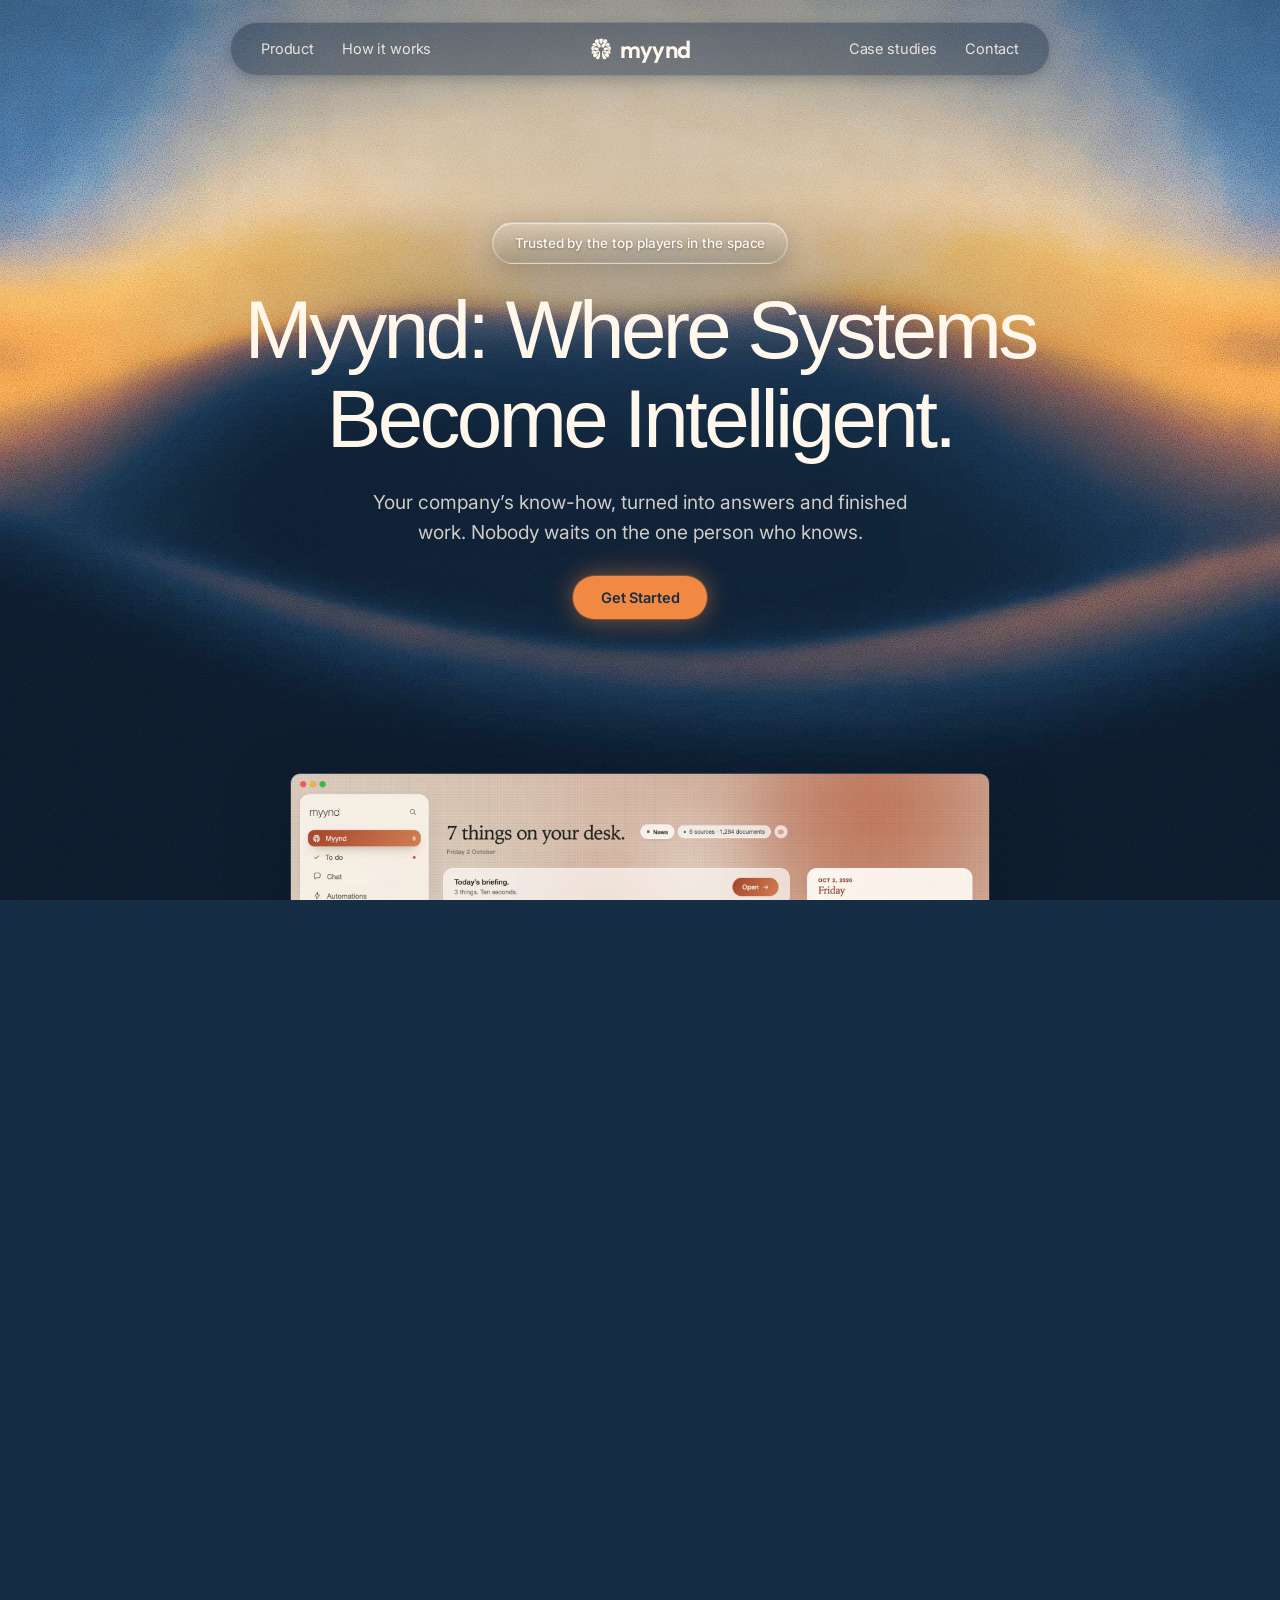
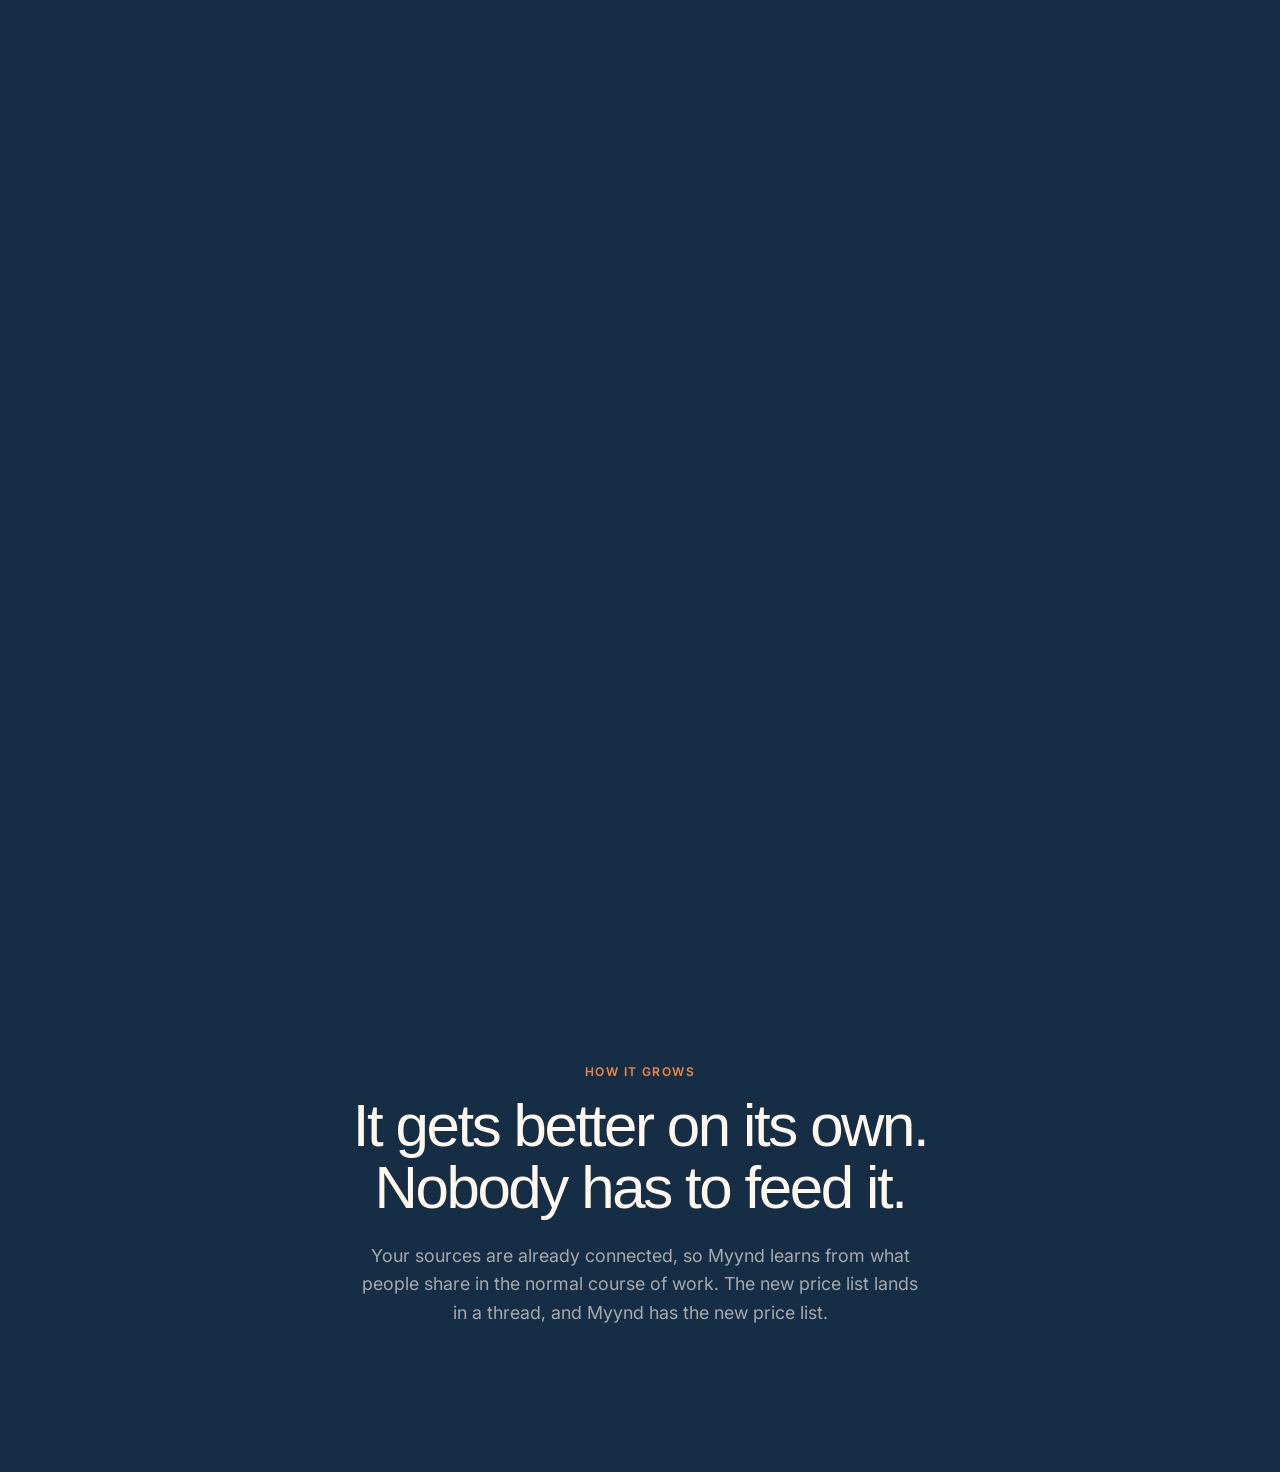
<file: index.html>
<!doctype html>
<html lang="en">
  <head>
    <meta charset="UTF-8" />
    <meta name="viewport" content="width=device-width, initial-scale=1.0, viewport-fit=cover" />
    <title>Myynd: Where Systems Become Intelligent</title>
    <link rel="icon" href="assets/myynd-mark-navy.svg" type="image/svg+xml" />

    <link rel="preconnect" href="https://fonts.googleapis.com" />
    <link rel="preconnect" href="https://fonts.gstatic.com" crossorigin />
    <link
      href="https://fonts.googleapis.com/css2?family=Inter:wght@400;500;600;750&family=Outfit:wght@500;600&display=swap"
      rel="stylesheet"
    />
    <link rel="stylesheet" href="styles.css?v=glass2" />
  </head>
  <body>
    <div class="stage">
    <div class="stage-sticky">
    <div class="bg" aria-hidden="true">
      <video class="bg-video" autoplay muted loop playsinline poster="assets/bg-blue-orange-poster.jpg?v=warm">
        <source src="assets/bg-blue-orange.mp4?v=warm" type="video/mp4" />
      </video>
    </div>

    <div class="page">
      <header class="header">
        <div class="bar">
          <nav class="bar-links" aria-label="Primary">
            <a href="#">Product</a>
            <a href="#">How it works</a>
          </nav>

          <a href="#" class="brand" aria-label="Myynd home">
            <img src="assets/myynd-mark-ivory.svg" alt="" width="22" height="22" />
            <span class="brand-word">myynd</span>
          </a>

          <nav class="bar-links bar-links-right" aria-label="Company">
            <a href="#">Case studies</a>
            <a href="#">Contact</a>
          </nav>
        </div>

        <button
          class="dots"
          type="button"
          aria-label="Open menu"
          aria-expanded="false"
          aria-controls="mobile-menu"
        >
          <span></span><span></span><span></span>
          <span></span><span></span><span></span>
          <span></span><span></span><span></span>
        </button>
      </header>

      <div class="menu-overlay" hidden></div>
      <nav class="mobile-menu" id="mobile-menu" aria-label="Mobile" hidden>
        <a href="#" class="m-link" style="--i: 0">Product</a>
        <a href="#" class="m-link" style="--i: 1">How it works</a>
        <a href="#" class="m-link" style="--i: 2">Case studies</a>
        <a href="#" class="m-link" style="--i: 3">Contact</a>
      </nav>

      <main class="hero">
        <div class="trust anim" style="--d: 0.05s">
          <span class="trust-pill">Trusted by the top players in the space</span>
        </div>

        <h1 class="headline anim">
          <span class="line l1">Myynd: Where Systems</span>
          <span class="line l2">Become Intelligent.</span>
        </h1>

        <p class="subhead anim" style="--d: 0.28s">
          Your company’s know-how, turned into answers and finished work.
          Nobody waits on the one person who knows.
        </p>

        <a href="#" class="cta anim anim-pulse" style="--d: 0.4s">Get Started</a>
      </main>

    </div>

    <div class="showcase">
      <figure class="showcase-card">
        <img src="assets/app-home.webp" width="2880" height="1800" alt="The Myynd desk: invoices filed, replies drafted and incoming documents sorted, waiting for review" />
      </figure>
    </div>
    </div>
    </div>

    <section class="next">
      <div class="next-inner">
        <p class="next-eyebrow">How it grows</p>
        <h2 class="next-title">It gets better on its own.<br />Nobody has to feed it.</h2>
        <p class="next-copy">
          Your sources are already connected, so Myynd learns from what people
          share in the normal course of work. The new price list lands in a
          thread, and Myynd has the new price list.
        </p>
      </div>
    </section>

    <script src="main.js?v=glass2"></script>
  </body>
</html>
</file>
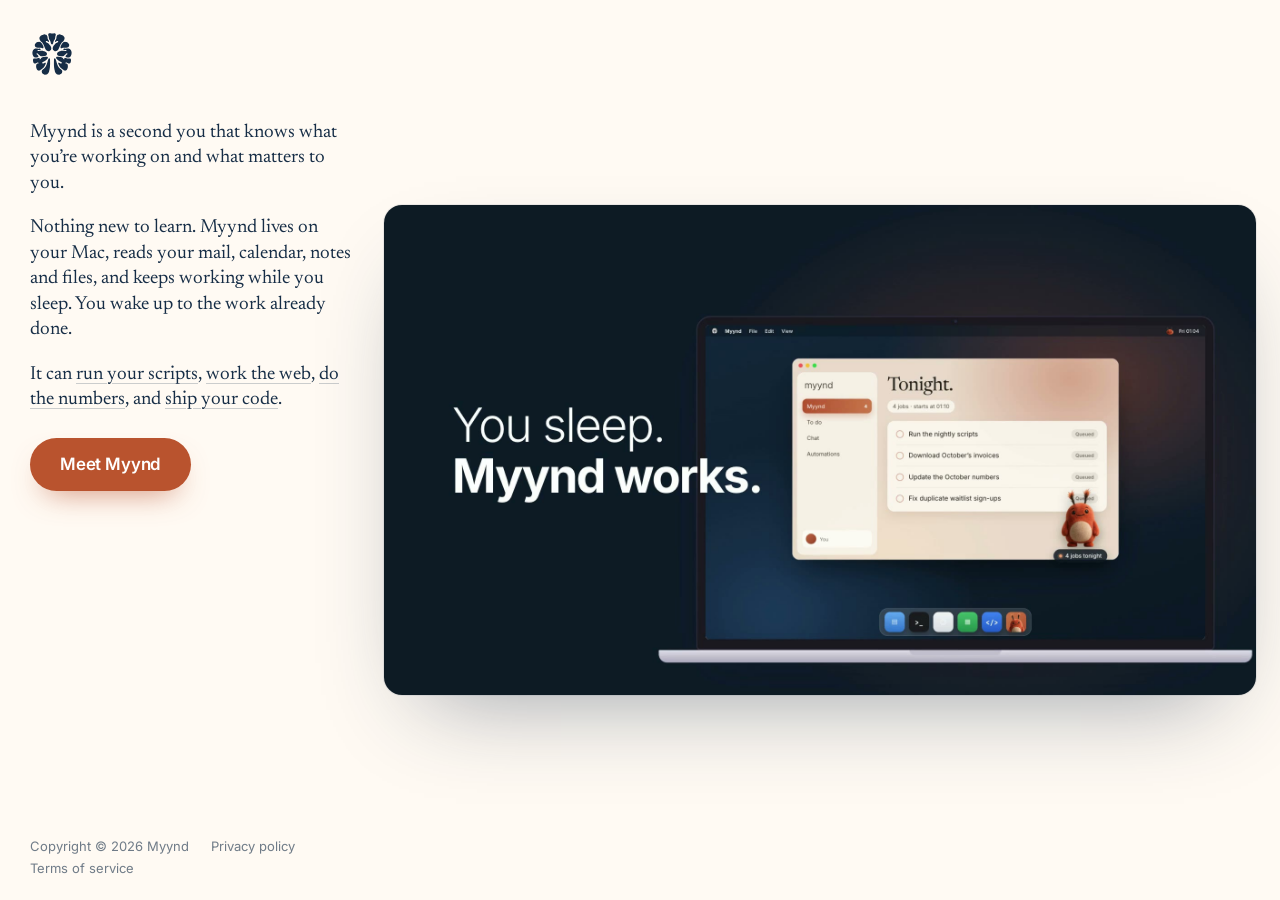
<file: simple/index.html>
<!doctype html>
<html lang="en">
  <head>
    <meta charset="UTF-8" />
    <meta name="viewport" content="width=device-width, initial-scale=1.0, viewport-fit=cover" />
    <title>Myynd</title>
    <meta name="description" content="Myynd is a second you that knows what you’re working on and what matters to you." />
    <link rel="icon" href="../assets/myynd-mark-navy.svg" type="image/svg+xml" />

    <link rel="preconnect" href="https://fonts.googleapis.com" />
    <link rel="preconnect" href="https://fonts.gstatic.com" crossorigin />
    <link
      href="https://fonts.googleapis.com/css2?family=Inter:wght@400;500;600&family=Newsreader:opsz,wght@6..72,400;6..72,500&display=swap"
      rel="stylesheet"
    />
    <link rel="stylesheet" href="simple.css" />
  </head>
  <body>
    <div class="layout">
      <main class="copy">
        <a href="./" class="mark" aria-label="Myynd home">
          <img src="../assets/myynd-mark-navy.svg" alt="" width="44" height="44" class="mark-light" />
          <img src="../assets/myynd-mark-ivory.svg" alt="" width="44" height="44" class="mark-dark" />
        </a>

        <div class="text">
          <p>
            Myynd is a second you that knows what you’re working on and what
            matters to you.
          </p>

          <p>
            Nothing new to learn. Myynd lives on your Mac, reads your mail,
            calendar, notes and files, and keeps working while you sleep. You
            wake up to the work already done.
          </p>

          <p>
            It can
            <a href="#film" class="task" data-at="3">run your scripts</a>,
            <a href="#film" class="task" data-at="6.5">work the web</a>,
            <a href="#film" class="task" data-at="10">do the numbers</a>,
            and <a href="#film" class="task" data-at="13.5">ship your code</a>.
          </p>

          <button type="button" class="cta" data-open-waitlist>Meet Myynd</button>
        </div>

        <footer class="foot">
          <span>Copyright © 2026 Myynd</span>
          <a href="#">Privacy policy</a>
          <a href="#">Terms of service</a>
        </footer>
      </main>

      <section class="stage" aria-label="Myynd in 20 seconds">
        <div class="frame">
          <video
            id="film"
            class="film"
            muted
            loop
            playsinline
            preload="auto"
            aria-label="At night, the Myynd mascot works a Mac on its own: it runs scripts in Terminal, downloads invoices from four websites, fills in a spreadsheet and fixes, tests and deploys code. In the morning it shows what it did while you slept."
          ></video>
        </div>
      </section>
    </div>

    <dialog class="wl" aria-labelledby="wl-title">
      <button type="button" class="wl-close" aria-label="Close">
        <svg width="16" height="16" viewBox="0 0 16 16" aria-hidden="true"><path d="m4 4 8 8m0-8-8 8" stroke="currentColor" stroke-width="1.6" stroke-linecap="round" /></svg>
      </button>

      <div class="buddy" aria-hidden="true">
        <span class="ha ha-1">ha</span>
        <span class="ha ha-2">haha</span>
        <span class="ha ha-3">ha!</span>
        <span class="ha ha-4">hehe</span>
        <div class="buddy-body">
          <img src="assets/mascot-laugh.png" alt="" class="pose pose-laugh" width="219" height="271" />
          <img src="assets/mascot-giggle.png" alt="" class="pose pose-giggle" width="172" height="293" />
        </div>
        <span class="buddy-shadow"></span>
      </div>

      <div class="wl-form-view">
        <h2 id="wl-title" class="wl-title">Get your second you.</h2>
        <p class="wl-sub">Join the waitlist. We’ll write when your Myynd is ready.</p>

        <form class="wl-form" novalidate>
          <label class="sr-only" for="wl-email">Email</label>
          <input id="wl-email" name="email" type="email" autocomplete="email" inputmode="email" placeholder="you@company.com" required />
          <button type="submit" class="wl-go">Join</button>
          <p class="wl-msg" role="status" aria-live="polite"></p>
        </form>
      </div>

      <div class="wl-done-view" hidden>
        <h2 class="wl-title">You’re in.</h2>
        <p class="wl-sub">He can’t stop laughing. We’ll write to <b class="wl-who"></b> when your Myynd is ready.</p>
        <button type="button" class="wl-ok">Back to the video</button>
      </div>
    </dialog>

    <script src="simple.js"></script>
  </body>
</html>
</file>
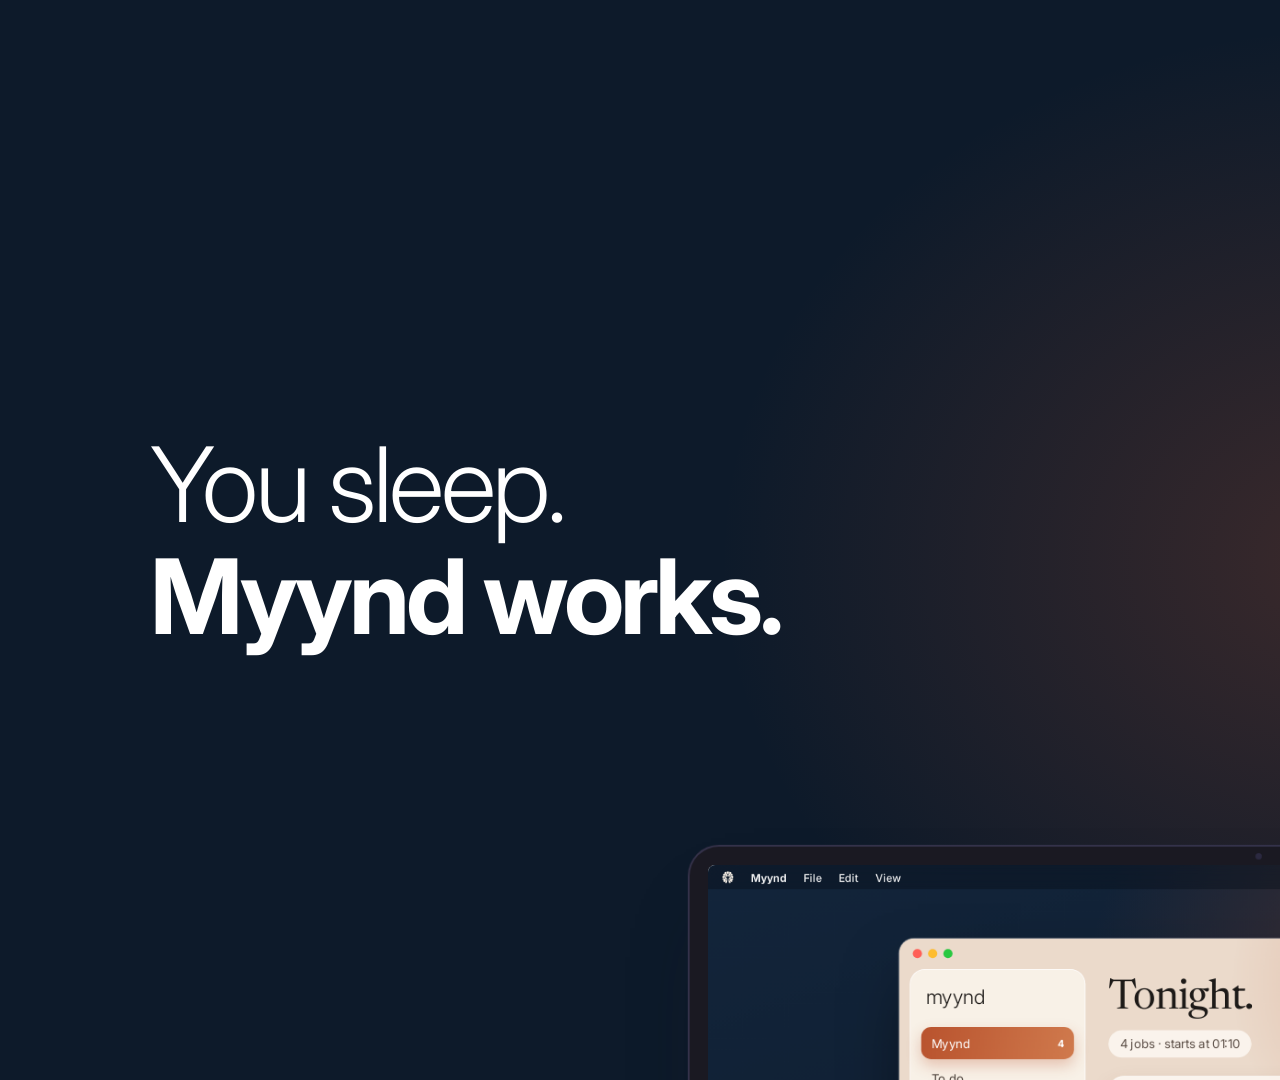
<file: launch-video/video.html>
<!doctype html>
<html lang="en">
<head>
<meta charset="utf-8">
<meta name="viewport" content="width=device-width, initial-scale=1">
<title>Launch Video</title>
<!-- The brand font is loaded by engine.js from VIDEO.brand.fontUrl in scenes.js. Product styles live in product.css. -->
<link rel="stylesheet" href="product.css">
<style>
/* ---------- video design system (brand values come from VIDEO.brand) ---------- */
:root{
  --stage:#F5F3EF; --night:#0F0E1C; --ink:#15131F; --muted:#5E5A73;
  --accent:#2251E8; --accent-dark:#9DB2FF; --callout:var(--accent);
  --font:'Lexend', system-ui, -apple-system, sans-serif;
}
*{box-sizing:border-box}
html, body{margin:0; height:100%; background:#000; overflow:hidden}
body{-webkit-font-smoothing:antialiased}
#stage{position:absolute; left:0; top:0; width:1920px; height:1080px; overflow:hidden; transform-origin:0 0; background:var(--stage); font-family:var(--font); color:var(--ink)}
.layer{position:absolute; inset:0}
.glow{position:absolute; inset:0; opacity:0}
#dark{position:absolute; inset:0; background:var(--night); opacity:0}
#darkglow{position:absolute; inset:0; opacity:.7}
#scrim{opacity:0; pointer-events:none}
/* paint order: background, devices, scrim, callouts, captions, touch. Rig z-indexes only order devices among themselves. */
#glows{z-index:0} #dark{z-index:0} #rigs{z-index:1} #scrim{z-index:2} #callouts{z-index:3} #caps{z-index:4} .tap{z-index:5}

/* ---------- captions: eyebrow (number + feature), headline revealed line by line, one line of detail ---------- */
.cap{position:absolute; display:flex; flex-direction:column; pointer-events:none; font-family:var(--font)}
[data-format="16x9"] .cap{left:150px; top:0; height:100%; width:660px; justify-content:center}
[data-format="9x16"] .cap{left:90px; right:90px; top:150px; justify-content:flex-start}
.eyebrow{display:flex; align-items:center; gap:14px; font-size:19px; font-weight:600; letter-spacing:.18em; text-transform:uppercase; color:var(--accent); margin-bottom:30px}
[data-format="9x16"] .eyebrow{font-size:24px; margin-bottom:34px}
.eyebrow .num{border:1.5px solid currentColor; border-radius:999px; padding:5px 12px 4px; letter-spacing:.06em; font-size:.9em}
.headline{font-size:84px; font-weight:300; letter-spacing:-.035em; line-height:1.08; color:var(--ink)}
[data-format="9x16"] .headline{font-size:96px}
.headline b{font-weight:700}
/* clip-path, not overflow:hidden: it hides the line below its box for the reveal without cutting long lines on the sides */
.headline .mask{display:block; clip-path:inset(-.1em -2000px -.2em -2000px)}
.headline .mask > span{display:block; white-space:nowrap}
.sub{font-size:28px; font-weight:400; line-height:1.45; color:var(--muted); margin:34px 0 0; max-width:580px}
[data-format="9x16"] .sub{font-size:34px; max-width:880px; margin-top:38px}
.cap.dark .eyebrow{color:var(--accent-dark)}
.cap.dark .headline{color:#FFFFFF}
.cap.dark .sub{color:rgba(255,255,255,.72)}
[data-format="16x9"] .cap.center{left:0; right:0; width:auto; top:92px; height:auto; align-items:center; text-align:center}
[data-format="9x16"] .cap.center{left:60px; right:60px; top:170px; align-items:center; text-align:center}

/* ---------- callouts and touches ---------- */
.callout{position:absolute; width:0; height:0; pointer-events:none}
.callout .dot{position:absolute; left:-8px; top:-8px; width:16px; height:16px; border-radius:50%; background:var(--callout); box-shadow:0 0 0 4px #FFFFFF, 0 6px 16px rgba(21,19,31,.25)}
.callout .line{position:absolute; background:var(--callout)}
.callout .lbl{position:absolute; background:#FFFFFF; color:#15131F; font-family:var(--font); font-size:23px; font-weight:500; padding:12px 20px; border-radius:999px; box-shadow:0 14px 34px -12px rgba(21,19,31,.35); white-space:nowrap}
[data-format="9x16"] .callout .lbl{font-size:26px}
.tap{position:absolute; width:58px; height:58px; margin:-29px 0 0 -29px; border-radius:50%; background:rgba(21,19,31,.16); border:2px solid rgba(255,255,255,.95); box-shadow:0 6px 18px rgba(21,19,31,.22); opacity:0; pointer-events:none}

/* ---------- rigs and devices (a rig is moved by its camera; the device inside is centered on the rig origin) ---------- */
.rig{position:absolute; left:0; top:0; width:0; height:0; transform-origin:0 0; will-change:transform}
.dev{position:absolute}
.dev .inner{position:absolute; left:0; top:0; overflow:hidden}

.dev.phone{width:430px; height:880px; left:-215px; top:-440px; border-radius:68px; background:#1A1922; padding:12px;
  box-shadow:0 0 0 1.5px #3B394D, inset 0 0 0 2px #2C2A3B, 0 60px 110px -40px rgba(21,19,31,.45), 0 30px 50px -30px rgba(21,19,31,.25)}
.dev.phone .scr{position:relative; width:406px; height:856px; border-radius:57px; overflow:hidden; background:#FFFFFF; color:#15131F}
.dev.phone .island{position:absolute; left:50%; top:12px; width:118px; height:34px; margin-left:-59px; border-radius:20px; background:#000; z-index:30}
.dev.phone .sbar{position:absolute; left:0; right:0; top:0; height:52px; display:flex; justify-content:space-between; align-items:center; padding:6px 34px 0 42px; font:600 16px -apple-system, system-ui, sans-serif; z-index:20}
.dev.phone .sbar .ic{display:flex; gap:6px; align-items:center}
.dev.phone .sbar svg{fill:currentColor}
.dev.phone .inner{top:52px; width:406px; height:804px}
.dev.phone .homeind{position:absolute; left:50%; bottom:8px; width:136px; height:5px; margin-left:-68px; border-radius:3px; background:#15131F; z-index:20}

.dev.laptop{width:1240px; left:-620px; top:-415px}
.dev.laptop .lid{position:relative; width:1240px; height:800px; border-radius:34px 34px 10px 10px; background:#1A1922; padding:22px 22px 26px; box-shadow:inset 0 0 0 2px #34324A, 0 50px 90px -40px rgba(21,19,31,.45)}
.dev.laptop .cam{position:absolute; left:50%; top:9px; width:7px; height:7px; margin-left:-3.5px; border-radius:50%; background:#2B2940}
.dev.laptop .mscr{position:relative; width:1196px; height:752px; overflow:hidden; border-radius:8px; background:#FFFFFF}
.dev.laptop .inner{width:1440px; height:906px; transform:scale(.8306); transform-origin:0 0; background:#FFFFFF}
.dev.laptop .base{position:relative; width:1420px; height:30px; margin-left:-90px; border-radius:2px 2px 20px 20px; background:linear-gradient(#E1DFEA, #ABA8BE); box-shadow:0 40px 60px -30px rgba(21,19,31,.45)}
.dev.laptop .base::before{content:""; position:absolute; left:50%; top:0; width:220px; height:12px; margin-left:-110px; border-radius:0 0 14px 14px; background:#C3C0D2}

.dev.browser{width:1320px; height:860px; left:-660px; top:-430px; border-radius:16px; background:#FFFFFF; overflow:hidden;
  box-shadow:0 0 0 1px rgba(21,19,31,.08), 0 60px 110px -40px rgba(21,19,31,.4), 0 30px 50px -30px rgba(21,19,31,.2)}
.dev.browser .bar{position:absolute; left:0; right:0; top:0; height:48px; background:#F1F0F4; border-bottom:1px solid rgba(21,19,31,.08); display:flex; align-items:center; gap:18px; padding:0 18px}
.dev.browser .lights{display:flex; gap:8px}
.dev.browser .lights i{display:block; width:12px; height:12px; border-radius:50%; background:#FF5F57}
.dev.browser .lights i:nth-child(2){background:#FEBC2E}
.dev.browser .lights i:nth-child(3){background:#28C840}
.dev.browser .url{flex:0 1 520px; margin:0 auto; transform:translateX(-40px); height:30px; border-radius:8px; background:#FFFFFF; border:1px solid rgba(21,19,31,.08); display:flex; align-items:center; justify-content:center; font:500 14px -apple-system, system-ui, sans-serif; color:#5E5A73}
.dev.browser .bscr{position:absolute; left:0; top:48px; width:1320px; height:812px; overflow:hidden}
.dev.browser .inner{width:1440px; height:886px; transform:scale(.91667); transform-origin:0 0; background:#FFFFFF}

#playbtn{position:fixed; inset:0; display:none; place-items:center; background:rgba(0,0,0,.55); color:#fff; font:600 26px system-ui, sans-serif; z-index:1000; cursor:pointer}
</style>
</head>
<body>
<div id="stage">
  <div class="layer" id="glows"></div>
  <div id="dark"><div id="darkglow"></div></div>
  <div class="layer" id="rigs"></div>
  <div class="layer" id="scrim"></div>
  <div class="layer" id="callouts"></div>
  <div class="tap" id="tap"></div>
  <div class="layer" id="caps"></div>
</div>
<div id="playbtn">Click to play with sound</div>

<script src="https://cdnjs.cloudflare.com/ajax/libs/gsap/3.12.5/gsap.min.js"></script>
<script src="engine.js"></script>
<script src="product.js"></script>
<script src="scenes.js"></script>
</body>
</html>
</file>
<file: styles.css>
:root {
  /* Palette 01 · Blue / Orange (Myynd brand kit) */
  --canvas: #162d46;
  --ink: #fff7ec;
  --signal: #3973bb;
  --accent: #f18943;
  --depth: #365774;
  --surface: #203b55;
  --line: #687c90;

  --bg: var(--canvas);
  --text: var(--ink);
  --muted: rgba(255, 247, 236, 0.62);
  --nav-text: var(--canvas);
  --pill-dark: var(--surface);
  --sign-in-text: var(--ink);
  --nav-shadow: 0 4px 14px rgba(11, 23, 38, 0.22);
  --trust-bg: var(--surface);
  --trust-border: rgba(255, 247, 236, 0.32);
  --trust-text: rgba(255, 247, 236, 0.86);
  --font-sans: "Inter", "Segoe UI", system-ui, sans-serif;
  --font-headline: "Helvetica Neue", Helvetica, Arial, sans-serif;
  --font-wordmark: "Outfit", "Inter", system-ui, sans-serif;
  --grain: url("data:image/svg+xml,%3Csvg xmlns='http://www.w3.org/2000/svg' width='240' height='240'%3E%3Cfilter id='n'%3E%3CfeTurbulence type='fractalNoise' baseFrequency='0.85' numOctaves='3' stitchTiles='stitch'/%3E%3CfeColorMatrix values='1 0 0 0 0 1 0 0 0 0 1 0 0 0 0 0 0 0 0 1'/%3E%3C/filter%3E%3Crect width='100%25' height='100%25' filter='url(%23n)'/%3E%3C/svg%3E");
  --ease-out: cubic-bezier(0.22, 1, 0.36, 1);
}

*,
*::before,
*::after {
  box-sizing: border-box;
  margin: 0;
  padding: 0;
}

html {
  overscroll-behavior-y: none;
  /* If a browser still bounces, the gap matches the sky, not the navy canvas. */
  background: #7f8ea2;
}

body {
  background: var(--bg);
  color: var(--text);
  font-family: var(--font-sans);
  overflow-x: clip;
  -webkit-font-smoothing: antialiased;
  -moz-osx-font-smoothing: grayscale;
  text-rendering: optimizeLegibility;
}

a {
  color: inherit;
  text-decoration: none;
}

button {
  font: inherit;
  border: 0;
  background: none;
  cursor: pointer;
}

/* ---------- Background video ---------- */

.bg {
  position: absolute;
  inset: 0;
  background: var(--canvas);
  overflow: hidden;
  z-index: 0;
}

.bg-video {
  position: absolute;
  inset: 0;
  width: 100%;
  height: 100%;
  object-fit: cover;
  pointer-events: none;
  z-index: 0;
}

/* Soft film grain gives the blurred video a plush, fabric-like texture. */
.bg::before {
  content: "";
  position: absolute;
  inset: -50%;
  z-index: 1;
  pointer-events: none;
  background-image: var(--grain);
  background-size: 240px 240px;
  mix-blend-mode: overlay;
  opacity: 0.55;
  animation: grain 0.9s steps(6) infinite;
}

@keyframes grain {
  0% { transform: translate(0, 0); }
  17% { transform: translate(-6%, 4%); }
  33% { transform: translate(5%, -7%); }
  50% { transform: translate(-3%, 8%); }
  67% { transform: translate(8%, 2%); }
  83% { transform: translate(-7%, -4%); }
  100% { transform: translate(0, 0); }
}

/* Navy scrim keeps ink text readable over the bright sky. */
.bg::after {
  content: "";
  position: absolute;
  inset: 0;
  z-index: 2;
  pointer-events: none;
  background:
    radial-gradient(ellipse 62% 48% at 50% 46%, rgba(22, 45, 70, 0.5), rgba(22, 45, 70, 0) 72%),
    linear-gradient(180deg, rgba(22, 45, 70, 0.35) 0%, rgba(22, 45, 70, 0) 22%);
}

/* ---------- Scroll stage ----------
   The first screen stays pinned while the showcase card rises over it.
   main.js writes --rise (0 → 1) as the stage scrolls; once the stage
   ends, the pinned screen and card scroll away together. */

.stage {
  --peek: clamp(84px, 14vh, 150px);
  --card-top: clamp(80px, 11vh, 100px);
  --card-gap: clamp(10px, 2vh, 20px);
  --rise: 0;
  position: relative;
  height: 280vh;
}

.stage-sticky {
  position: sticky;
  top: 0;
  height: 100vh;
  height: 100svh;
  overflow: hidden;
}

/* ---------- Page layout ---------- */

.page {
  position: relative;
  display: flex;
  flex-direction: column;
  align-items: center;
  height: 100%;
  padding: clamp(16px, 2.4vh, 28px) clamp(14px, 3vw, 32px);
  padding-bottom: calc(var(--peek) + 1vh);
  overflow: hidden;
}

.header,
.hero,
.mobile-menu {
  position: relative;
  z-index: 1;
}

.header {
  z-index: 3;
}

/* ---------- Header ---------- */

.header {
  display: flex;
  align-items: center;
  justify-content: center;
  gap: 10px;
  width: 100%;
  max-width: 820px;
  flex-shrink: 0;
  animation: slideDown 0.7s var(--ease-out) both;
}

/* One frosted bar: links left, wordmark centred, actions right. */
.bar {
  position: relative;
  display: flex;
  align-items: center;
  justify-content: space-between;
  flex: 1;
  min-width: 0;
  height: 54px;
  padding: 0 30px;
  border-radius: 999px;
  background: rgba(22, 45, 70, 0.42);
  border: 1px solid rgba(255, 247, 236, 0.16);
  -webkit-backdrop-filter: blur(18px) saturate(1.3);
  backdrop-filter: blur(18px) saturate(1.3);
  box-shadow: var(--nav-shadow);
}

.bar-links {
  display: flex;
  align-items: center;
  gap: clamp(16px, 2.2vw, 28px);
}

.bar-links-right {
  justify-content: flex-end;
}

.bar-links a {
  font-size: 14.5px;
  font-weight: 400;
  letter-spacing: -0.01em;
  color: rgba(255, 247, 236, 0.86);
  white-space: nowrap;
  transition: color 0.2s ease;
}

.bar-links a:hover {
  color: var(--ink);
}

.brand {
  position: absolute;
  left: 50%;
  top: 50%;
  display: flex;
  align-items: center;
  gap: 8px;
  color: var(--ink);
  transform: translate(-50%, -50%);
}

.brand img {
  display: block;
  width: 22px;
  height: 22px;
}

.brand-word {
  font-family: var(--font-wordmark);
  font-weight: 600;
  font-size: 24px;
  line-height: 1;
  letter-spacing: -0.035em;
}

/* Nine-dot menu button, used once the bar is too narrow for its links. */
.dots {
  display: none;
  flex-shrink: 0;
  grid-template-columns: repeat(3, 4px);
  gap: 4px;
  place-content: center;
  width: 54px;
  height: 54px;
  border-radius: 50%;
  background: rgba(22, 45, 70, 0.42);
  border: 1px solid rgba(255, 247, 236, 0.16);
  -webkit-backdrop-filter: blur(18px) saturate(1.3);
  backdrop-filter: blur(18px) saturate(1.3);
  box-shadow: var(--nav-shadow);
  transition: background 0.25s ease;
}

.dots span {
  width: 4px;
  height: 4px;
  border-radius: 50%;
  background: var(--ink);
  transition: transform 0.3s var(--ease-out), background 0.25s ease;
}

.dots[aria-expanded="true"] {
  background: var(--ink);
}

.dots[aria-expanded="true"] span {
  background: var(--canvas);
}

/* Open: the outer dots pull in toward the centre. */
.dots[aria-expanded="true"] span:nth-child(1) { transform: translate(4px, 4px); }
.dots[aria-expanded="true"] span:nth-child(3) { transform: translate(-4px, 4px); }
.dots[aria-expanded="true"] span:nth-child(7) { transform: translate(4px, -4px); }
.dots[aria-expanded="true"] span:nth-child(9) { transform: translate(-4px, -4px); }

/* ---------- Hero ---------- */

.hero {
  flex: 1;
  display: flex;
  flex-direction: column;
  align-items: center;
  justify-content: center;
  text-align: center;
  width: 100%;
  max-width: 900px;
  min-height: 0;
}

/* Trust row */

.trust {
  --trust-size: clamp(36px, 4.5vw, 42px);
  display: inline-flex;
  align-items: center;
  margin-bottom: clamp(16px, 2.5vh, 26px);
}

/* Liquid glass: clear, blurred, with a bright rim and a soft inner glow. */
.trust-pill {
  display: inline-flex;
  align-items: center;
  height: var(--trust-size);
  padding: 0 clamp(18px, 2vw, 22px);
  border-radius: 999px;
  background:
    linear-gradient(180deg, rgba(255, 255, 255, 0.2), rgba(22, 45, 70, 0.16));
  border: 1px solid rgba(255, 255, 255, 0.38);
  -webkit-backdrop-filter: blur(12px) saturate(1.8);
  backdrop-filter: blur(12px) saturate(1.8);
  box-shadow:
    inset 0 1px 1px rgba(255, 255, 255, 0.55),
    inset 0 -1px 1px rgba(255, 255, 255, 0.12),
    inset 0 0 18px rgba(255, 255, 255, 0.08),
    0 8px 24px rgba(11, 23, 38, 0.18);
  color: var(--ink);
  font-weight: 500;
  font-size: clamp(12px, 1.4vw, 13.5px);
  letter-spacing: -0.005em;
  text-shadow: 0 1px 3px rgba(11, 23, 38, 0.4);
  white-space: nowrap;
}

/* Headline */

.headline {
  font-family: var(--font-headline);
  font-weight: 500;
  font-size: clamp(34px, 6.4vw, 84px);
  line-height: 1.08;
  letter-spacing: -0.045em;
  color: var(--ink);
  white-space: nowrap;
  max-width: 100%;
  padding-bottom: 0.06em;
}

.headline .line {
  display: block;
  opacity: 0;
  transform: translateY(14px);
  animation: headlineFade 0.85s var(--ease-out) forwards;
}

.headline .l1 { animation-delay: 0.12s; }
.headline .l2 { animation-delay: 0.3s; }

/* Subhead */

.subhead {
  max-width: min(560px, 92%);
  margin-top: clamp(14px, 2.2vh, 22px);
  font-size: clamp(calc(13.5px + 2pt), calc(1.55vw + 2pt), calc(16.5px + 2pt));
  font-weight: 400;
  line-height: 1.55;
  color: var(--ink);
}

/* CTA */

.cta {
  display: inline-flex;
  align-items: center;
  justify-content: center;
  margin-top: clamp(20px, 3.2vh, 34px);
  padding: clamp(11px, 1.6vh, 13px) clamp(22px, 3vw, 28px);
  border-radius: 999px;
  background: var(--accent);
  color: var(--canvas);
  font-weight: 600;
  font-size: clamp(13.5px, 1.5vw, 14.5px);
  letter-spacing: -0.01em;
  box-shadow:
    0 0 0 1px rgba(241, 137, 67, 0.3),
    0 0 22px rgba(241, 137, 67, 0.42),
    0 0 44px rgba(241, 137, 67, 0.16);
  transition: transform 0.3s var(--ease-out), box-shadow 0.3s ease;
}

.cta:hover {
  transform: translateY(-2px) scale(1.02);
  box-shadow:
    0 0 0 1px rgba(241, 137, 67, 0.45),
    0 0 30px rgba(241, 137, 67, 0.6),
    0 0 64px rgba(241, 137, 67, 0.26);
}

/* ---------- Showcase card ---------- */

.showcase {
  position: absolute;
  inset: 0;
  z-index: 2;
  pointer-events: none;
}

.showcase-card {
  --card-max-h: calc(100svh - var(--card-top) - var(--card-gap));
  position: absolute;
  left: 50%;
  top: var(--card-top);
  width: min(1560px, calc(100% - 2 * clamp(12px, 3vw, 56px)), calc(var(--card-max-h) * 1.6));
  aspect-ratio: 1.6;
  margin: 0;
  border-radius: clamp(12px, 1.2vw, 20px);
  overflow: hidden;
  pointer-events: auto;
  box-shadow:
    0 0 0 1px rgba(255, 247, 236, 0.3),
    0 40px 100px rgba(11, 23, 38, 0.55);
  /* Starts small with its top peeking under the hero, then rises and
     grows to full size. Scaling from the top edge keeps the peek steady. */
  transform:
    translate(-50%, calc((1 - var(--rise)) * (100svh - var(--peek) - var(--card-top))))
    scale(calc(0.58 + 0.42 * var(--rise)));
  transform-origin: 50% 0;
  will-change: transform;
}

.showcase-card img {
  display: block;
  width: 100%;
  height: 100%;
  object-fit: cover;
  object-position: top;
}

/* The hero recedes while the card covers it. */
.hero {
  opacity: calc(1 - 0.8 * var(--rise));
  transform: translateY(calc(var(--rise) * -6vh)) scale(calc(1 - 0.05 * var(--rise)));
}

/* ---------- Next section ---------- */

.next {
  position: relative;
  background: var(--canvas);
  padding: clamp(96px, 16vh, 180px) clamp(20px, 4vw, 48px);
}

.next-inner {
  max-width: 760px;
  margin: 0 auto;
  text-align: center;
}

.next-eyebrow {
  font-size: 12px;
  font-weight: 600;
  letter-spacing: 0.12em;
  text-transform: uppercase;
  color: var(--accent);
}

.next-title {
  margin-top: 16px;
  font-family: var(--font-headline);
  font-weight: 500;
  font-size: clamp(32px, 5vw, 60px);
  line-height: 1.04;
  letter-spacing: -0.04em;
  color: var(--ink);
}

.next-copy {
  max-width: 560px;
  margin: 22px auto 0;
  font-size: clamp(16px, 1.4vw, 18px);
  line-height: 1.6;
  color: var(--muted);
}

/* ---------- Entrance animations ---------- */

.anim {
  opacity: 0;
  transform: translateY(22px) scale(0.98);
  filter: blur(6px);
  animation: reveal 0.85s var(--ease-out) forwards;
  animation-delay: var(--d, 0s);
}

.anim.anim-pulse {
  animation-name: revealPulse;
  animation-duration: 1.1s;
}

/* The headline reveals per line, not as a block. */
.headline.anim {
  opacity: 1;
  transform: none;
  filter: none;
  animation: none;
}

/* Subhead settles at 0.8 opacity, not 1. */
.subhead.anim {
  animation-name: revealSoft;
}

@keyframes reveal {
  to {
    opacity: 1;
    transform: translateY(0) scale(1);
    filter: blur(0);
  }
}

@keyframes revealSoft {
  to {
    opacity: 0.8;
    transform: translateY(0) scale(1);
    filter: blur(0);
  }
}

@keyframes revealPulse {
  0% {
    opacity: 0;
    transform: translateY(22px) scale(0.98);
    filter: blur(6px);
  }
  60% {
    opacity: 1;
    transform: translateY(0) scale(1.035);
    filter: blur(0);
    box-shadow:
      0 0 0 1px rgba(241, 137, 67, 0.5),
      0 0 34px rgba(241, 137, 67, 0.65),
      0 0 72px rgba(241, 137, 67, 0.3);
  }
  100% {
    opacity: 1;
    transform: translateY(0) scale(1);
    filter: blur(0);
  }
}

@keyframes headlineFade {
  to {
    opacity: 1;
    transform: translateY(0);
  }
}

@keyframes slideDown {
  from {
    opacity: 0;
    transform: translateY(-18px);
  }
  to {
    opacity: 1;
    transform: translateY(0);
  }
}

@keyframes overlayIn {
  from { opacity: 0; }
  to { opacity: 1; }
}

@keyframes menuIn {
  from {
    opacity: 0;
    transform: translate(-50%, -10px) scale(0.97);
  }
  to {
    opacity: 1;
    transform: translate(-50%, 0) scale(1);
  }
}

@keyframes linkIn {
  from {
    opacity: 0;
    transform: translateY(8px);
  }
  to {
    opacity: 1;
    transform: translateY(0);
  }
}

/* ---------- Mobile menu ---------- */

.menu-overlay {
  position: fixed;
  inset: 0;
  z-index: 2;
  background: rgba(11, 23, 38, 0.62);
  -webkit-backdrop-filter: blur(6px);
  backdrop-filter: blur(6px);
  animation: overlayIn 0.28s ease both;
}

.mobile-menu {
  position: fixed;
  z-index: 3;
  top: calc(clamp(16px, 2.4vh, 28px) + 54px + 12px);
  left: 50%;
  width: min(calc(100% - 28px), 420px);
  display: flex;
  flex-direction: column;
  align-items: stretch;
  gap: 2px;
  padding: 22px 18px 20px;
  border-radius: 28px;
  background: var(--ink);
  box-shadow: 0 20px 60px rgba(11, 23, 38, 0.45);
  transform: translateX(-50%);
  animation: menuIn 0.38s var(--ease-out) both;
}

.menu-overlay[hidden],
.mobile-menu[hidden] {
  display: none;
}

.m-link {
  position: relative;
  display: block;
  padding: 14px 0 18px;
  text-align: center;
  font-weight: 500;
  font-size: 17px;
  letter-spacing: -0.01em;
  color: var(--nav-text);
  animation: linkIn 0.4s var(--ease-out) both;
  animation-delay: calc(0.08s + var(--i) * 0.05s);
}

/* ---------- Responsive ---------- */

/* Too narrow for the full bar: wordmark left, nine-dot menu right. */
@media (max-width: 760px) {
  .bar-links {
    display: none;
  }

  .bar {
    justify-content: flex-start;
    padding: 0 22px;
  }

  .brand {
    position: static;
    transform: none;
  }

  .dots {
    display: grid;
  }

  body.menu-open .header {
    z-index: 4;
  }
}

@media (max-width: 720px) {
  .headline {
    letter-spacing: -0.04em;  .headline {
    letter-spacing: -0.04em;
    line-height: 1.04;
    font-size: clamp(28px, 8.4vw, 56px);
  }

  .trust-pill {
    font-size: 12px;
  }

  .stage {
    --peek: clamp(72px, 12vh, 110px);
    --card-top: 84px;
  }
}

@media (max-width: 420px) {
  .trust {
    --trust-size: 34px;
  }

  .headline {
    letter-spacing: -0.035em;
  }
}

@media (max-height: 700px) {
  .trust {
    margin-bottom: 12px;
  }

  .subhead {
    margin-top: 10px;
    line-height: 1.45;
  }

  .cta {
    margin-top: 16px;
  }
}

/* ---------- Reduced motion ---------- */

@media (prefers-reduced-motion: reduce) {
  *,
  *::before,
  *::after {
    animation: none !important;
    transition: none !important;
  }

  .anim,
  .headline .line {
    opacity: 1;
    transform: none;
    filter: none;
  }

  .subhead.anim {
    opacity: 0.8;
  }

  .headline {
    color: var(--ink);
  }

  /* No pinned scroll: the card simply sits under the hero. */
  .stage {
    height: auto;
    --rise: 1;
  }

  .stage-sticky {
    position: relative;
    height: auto;
  }

  .page {
    height: 100vh;
    height: 100svh;
    padding-bottom: clamp(16px, 2.4vh, 28px);
  }

  .hero {
    opacity: 1;
    transform: none;
  }

  .showcase {
    position: relative;
    padding-bottom: 48px;
  }

  .showcase-card {
    position: relative;
    top: 0;
    left: 0;
    margin: 0 auto;
    transform: none;
  }
}
</file>
<file: simple/simple.css>
:root {
  /* Palette 01 · Blue / Orange (Myynd brand kit), light reading; copper matches the video */
  --paper: #fffaf3;
  --ink: #162d46;
  --ink-soft: rgba(22, 45, 70, 0.62);
  --rule: rgba(22, 45, 70, 0.22);
  --accent: #f18943;
  --copper: #b9532e;
  --copper-deep: #a14523;
  --card: #fffaf3;
  --frame-shadow: 0 40px 90px -40px rgba(22, 45, 70, 0.45), 0 0 0 1px rgba(22, 45, 70, 0.08);

  --font-text: "Newsreader", "Iowan Old Style", Georgia, serif;
  --font-ui: "Inter", "Helvetica Neue", Arial, sans-serif;
  --ease: cubic-bezier(0.22, 1, 0.36, 1);
}

@media (prefers-color-scheme: dark) {
  :root {
    --paper: #132a42;
    --ink: #fff7ec;
    --ink-soft: rgba(255, 247, 236, 0.62);
    --rule: rgba(255, 247, 236, 0.28);
    --card: #fffaf3;
    --frame-shadow: 0 40px 90px -40px rgba(0, 0, 0, 0.7), 0 0 0 1px rgba(255, 247, 236, 0.1);
  }
}

*,
*::before,
*::after {
  box-sizing: border-box;
  margin: 0;
  padding: 0;
}

body {
  background: var(--paper);
  color: var(--ink);
  font-family: var(--font-text);
  overflow-x: clip;
  -webkit-font-smoothing: antialiased;
  -moz-osx-font-smoothing: grayscale;
}

a {
  color: inherit;
}

button {
  font: inherit;
  color: inherit;
  background: none;
  border: 0;
  cursor: pointer;
}

.sr-only {
  position: absolute;
  width: 1px;
  height: 1px;
  overflow: hidden;
  clip: rect(0 0 0 0);
  white-space: nowrap;
}

:focus-visible {
  outline: 2px solid var(--accent);
  outline-offset: 3px;
  border-radius: 6px;
}

/* ---------- Layout: a narrow column of words, the film takes the rest ---------- */

.layout {
  display: grid;
  grid-template-columns: minmax(320px, 30%) minmax(0, 1fr);
  min-height: 100vh;
  min-height: 100svh;
}

.copy {
  display: flex;
  flex-direction: column;
  padding: 32px 28px 24px 30px;
}

.mark {
  display: inline-flex;
  width: fit-content;
}

.mark img {
  width: 44px;
  height: 44px;
}

.mark-dark {
  display: none;
}

@media (prefers-color-scheme: dark) {
  .mark-light { display: none; }
  .mark-dark { display: block; }
}

.text {
  max-width: 470px;
  margin-top: 44px;
  font-size: clamp(19px, 1.4vw, 22px);
  line-height: 1.34;
}

.text p + p {
  margin-top: 1em;
}

.task {
  text-decoration: underline;
  text-decoration-color: var(--rule);
  text-decoration-thickness: 1px;
  text-underline-offset: 0.2em;
  transition: text-decoration-color 0.25s;
}

.task:hover,
.task.is-active {
  text-decoration-color: var(--copper);
  text-decoration-thickness: 2px;
}

.cta {
  margin-top: 1.5em;
  padding: 15px 30px;
  border-radius: 999px;
  background: var(--copper);
  color: #fff;
  font-family: var(--font-ui);
  font-size: 17px;
  font-weight: 600;
  letter-spacing: -0.01em;
  box-shadow: 0 14px 30px -14px rgba(185, 83, 46, 0.7);
  transition: transform 0.25s var(--ease), background 0.2s, box-shadow 0.25s;
}

.cta:hover {
  background: var(--copper-deep);
  transform: translateY(-2px);
  box-shadow: 0 18px 34px -14px rgba(185, 83, 46, 0.8);
}

.cta:active {
  transform: translateY(0) scale(0.98);
}

.foot {
  display: flex;
  flex-wrap: wrap;
  gap: 6px 22px;
  margin-top: auto;
  padding-top: 40px;
  font-family: var(--font-ui);
  font-size: 13px;
  color: var(--ink-soft);
}

.foot a {
  text-decoration: none;
}

.foot a:hover {
  color: var(--ink);
}

/* ---------- The film ---------- */

.stage {
  position: sticky;
  top: 0;
  display: grid;
  place-items: center;
  height: 100vh;
  height: 100svh;
  padding: 24px 24px 24px 0;
}

.frame {
  position: relative;
  width: min(100%, calc((100svh - 48px) * 16 / 9));
  aspect-ratio: 16 / 9;
  overflow: hidden;
  border-radius: 18px;
  background: #f6f2ec;
  box-shadow: var(--frame-shadow);
}

.film {
  display: block;
  width: 100%;
  height: 100%;
  object-fit: cover;
}

/* ---------- Phones and narrow windows: words, then the vertical film ---------- */

@media (max-width: 899px) {
  .layout {
    display: flex;
    flex-direction: column;
  }

  .copy {
    display: contents;
  }

  .mark {
    margin: 24px 16px 0;
  }

  .text {
    margin: 32px 16px 0;
  }

  .stage {
    position: static;
    height: auto;
    padding: 36px 16px 8px;
  }

  .frame {
    width: min(100%, calc((100svh - 80px) * 9 / 16));
    aspect-ratio: 9 / 16;
    border-radius: 16px;
  }

  .foot {
    order: 3;
    margin-top: auto;
    padding: 40px 16px 24px;
  }
}

/* ---------- Waitlist ---------- */

.wl {
  width: min(440px, calc(100% - 32px));
  max-height: calc(100svh - 32px);
  margin: auto;
  padding: 26px 30px 30px;
  border: 0;
  border-radius: 28px;
  background: var(--card);
  color: #162d46;
  text-align: center;
  box-shadow: 0 50px 100px -30px rgba(10, 22, 36, 0.6);
  overflow: visible;
}

.wl[open] {
  animation: pop-in 0.5s var(--ease);
}

.wl::backdrop {
  background: rgba(19, 42, 66, 0.55);
  -webkit-backdrop-filter: blur(6px);
  backdrop-filter: blur(6px);
}

@keyframes pop-in {
  from { opacity: 0; transform: translateY(24px) scale(0.96); }
  to { opacity: 1; transform: none; }
}

.wl-close {
  position: absolute;
  top: 14px;
  right: 14px;
  display: grid;
  place-items: center;
  width: 34px;
  height: 34px;
  border-radius: 50%;
  color: rgba(22, 45, 70, 0.6);
}

.wl-close:hover {
  background: rgba(22, 45, 70, 0.06);
  color: #162d46;
}

.wl-title {
  margin-top: 6px;
  font-family: var(--font-text);
  font-size: 32px;
  font-weight: 500;
  letter-spacing: -0.015em;
  line-height: 1.1;
}

.wl-sub {
  margin: 10px auto 0;
  max-width: 330px;
  font-size: 18px;
  line-height: 1.4;
  color: rgba(22, 45, 70, 0.7);
}

.wl-form {
  display: grid;
  grid-template-columns: 1fr auto;
  gap: 8px;
  margin-top: 22px;
  font-family: var(--font-ui);
}

.wl-form input {
  min-width: 0;
  height: 50px;
  padding: 0 18px;
  border: 1px solid rgba(22, 45, 70, 0.18);
  border-radius: 999px;
  background: #fff;
  color: #162d46;
  font: inherit;
  font-size: 16px;
}

.wl-form input:focus {
  outline: none;
  border-color: var(--copper);
  box-shadow: 0 0 0 4px rgba(185, 83, 46, 0.15);
}

.wl-go,
.wl-ok {
  height: 50px;
  padding: 0 24px;
  border-radius: 999px;
  background: var(--copper);
  color: #fff;
  font-family: var(--font-ui);
  font-size: 16px;
  font-weight: 600;
  transition: background 0.2s, transform 0.2s var(--ease);
}

.wl-go:hover,
.wl-ok:hover {
  background: var(--copper-deep);
}

.wl-go:active,
.wl-ok:active {
  transform: scale(0.97);
}

.wl-go[disabled] {
  opacity: 0.6;
  cursor: progress;
}

.wl-ok {
  margin-top: 22px;
}

.wl-msg {
  grid-column: 1 / -1;
  min-height: 1.3em;
  font-size: 14px;
  color: #b23a24;
}

/* ---------- The buddy: laughing, and cracking up when you join ---------- */

.buddy {
  position: relative;
  height: 196px;
  margin-top: -96px;
}

.buddy-body {
  position: absolute;
  left: 50%;
  bottom: 14px;
  width: 170px;
  height: 200px;
  margin-left: -85px;
  transform-origin: 50% 100%;
  animation: chuckle 0.62s ease-in-out infinite;
}

.pose {
  position: absolute;
  left: 50%;
  bottom: 0;
  height: 196px;
  width: auto;
  transform: translateX(-50%);
  filter: drop-shadow(0 10px 14px rgba(120, 50, 20, 0.22));
  animation: swap 1.24s steps(1) infinite;
}

.pose-giggle {
  height: 200px;
  animation-delay: -0.62s;
}

/* two poses take turns: the arms-up laugh and the hands-over-mouth giggle */
@keyframes swap {
  0% { opacity: 1; }
  50% { opacity: 0; }
}

@keyframes chuckle {
  0%, 100% { transform: translateY(0) scale(1, 1) rotate(-2deg); }
  30% { transform: translateY(-10px) scale(0.97, 1.04) rotate(2deg); }
  55% { transform: translateY(0) scale(1.05, 0.95) rotate(1deg); }
  75% { transform: translateY(-4px) scale(0.99, 1.01) rotate(-1deg); }
}

.buddy-shadow {
  position: absolute;
  left: 50%;
  bottom: 6px;
  width: 120px;
  height: 16px;
  margin-left: -60px;
  border-radius: 50%;
  background: radial-gradient(closest-side, rgba(90, 40, 15, 0.25), transparent);
  animation: shadow 0.62s ease-in-out infinite;
}

@keyframes shadow {
  30% { transform: scale(0.82); opacity: 0.7; }
}

.ha {
  position: absolute;
  font-family: var(--font-ui);
  font-weight: 700;
  font-size: 15px;
  color: var(--copper);
  opacity: 0;
  animation: ha 2.4s ease-out infinite;
}

.ha-1 { left: 18%; top: 92px; animation-delay: 0s; }
.ha-2 { right: 14%; top: 104px; animation-delay: 0.6s; font-size: 17px; }
.ha-3 { left: 24%; top: 150px; animation-delay: 1.2s; }
.ha-4 { right: 20%; top: 156px; animation-delay: 1.8s; font-size: 13px; }

@keyframes ha {
  0% { opacity: 0; transform: translateY(8px) scale(0.6) rotate(-8deg); }
  15% { opacity: 1; transform: translateY(0) scale(1) rotate(0); }
  60% { opacity: 1; }
  100% { opacity: 0; transform: translateY(-34px) scale(1.05) rotate(6deg); }
}

/* typing: he holds the giggle in */
.wl.is-typing .buddy-body { animation-duration: 0.9s; }
.wl.is-typing .pose-laugh { animation: none; opacity: 0; }
.wl.is-typing .pose-giggle { animation: none; opacity: 1; }

/* joined: he loses it */
.wl.is-joined .buddy-body { animation: crack-up 0.34s ease-in-out infinite; }
.wl.is-joined .pose { animation-duration: 0.5s; }
.wl.is-joined .pose-giggle { animation-delay: -0.25s; }
.wl.is-joined .buddy-shadow { animation: shadow 0.34s ease-in-out infinite; }
.wl.is-joined .ha { animation-duration: 1.2s; font-size: 20px; }

@keyframes crack-up {
  0%, 100% { transform: translateY(0) scale(1.04, 0.96) rotate(-4deg); }
  50% { transform: translateY(-26px) scale(0.96, 1.05) rotate(4deg); }
}

@media (prefers-reduced-motion: reduce) {
  .buddy-body,
  .buddy-shadow,
  .pose,
  .ha,
  .wl[open] {
    animation: none !important;
  }

  .pose-giggle { opacity: 0; }
  .ha { opacity: 0; }
}
</file>
<file: launch-video/product.css>
/* A Mac desktop at night (1440 × 906), where Myynd's mascot does the work.
 * Windows: Terminal, a browser, a spreadsheet, a code editor. Everything is scoped under .dk. */
.dk{--copper:#B9532E; --copper-2:#D07A4D; --ink:#1D1A18; --soft:#7A6E66; --line:rgba(40,30,20,.1);
  --mono:'IBM Plex Mono', ui-monospace, monospace; --serif:'Newsreader', Georgia, serif;
  position:relative; width:100%; height:100%; overflow:hidden; font-family:'Inter', 'Helvetica Neue', Arial, sans-serif; color:var(--ink);
  background:
    radial-gradient(900px 620px at 78% 18%, rgba(185,83,46,.42), transparent 70%),
    radial-gradient(820px 700px at 14% 92%, rgba(57,115,187,.32), transparent 70%),
    linear-gradient(160deg, #13253B, #0B1726)}
.dk *{box-sizing:border-box}
.dk .day-bg{position:absolute; inset:0; opacity:0;
  background:
    radial-gradient(760px 560px at 80% 14%, rgba(196,110,78,.75), transparent 70%),
    radial-gradient(800px 640px at 50% 70%, rgba(214,150,120,.5), transparent 70%),
    radial-gradient(620px 480px at 12% 90%, rgba(244,222,200,.95), transparent 70%), #E7D4C4}

/* menu bar */
.mb{position:absolute; left:0; right:0; top:0; height:32px; display:flex; align-items:center; gap:22px; padding:0 18px;
  background:rgba(8,16,26,.42); backdrop-filter:blur(20px); color:rgba(255,255,255,.92); font-size:14px; font-weight:500; z-index:40}
.mb img{width:16px; height:16px}
.mb b{font-weight:700}
.mb .r{margin-left:auto; display:flex; align-items:center; gap:16px}
.mb .bot-ic{width:20px; height:20px; border-radius:6px; background:url(assets/bot-front.png) center 20% / 150% no-repeat}

/* dock */
.dock{position:absolute; left:50%; bottom:10px; transform:translateX(-50%); display:flex; gap:12px; padding:10px 14px; border-radius:24px;
  background:rgba(255,255,255,.14); border:1px solid rgba(255,255,255,.2); backdrop-filter:blur(24px); z-index:40}
.dock span{position:relative; display:grid; place-items:center; width:58px; height:58px; border-radius:15px; color:#fff; font-weight:700; font-size:20px; box-shadow:0 6px 14px rgba(0,0,0,.25)}
.dock span::after{content:""; position:absolute; bottom:-8px; left:50%; width:5px; height:5px; margin-left:-2.5px; border-radius:50%; background:rgba(255,255,255,.85); opacity:0}
.dock span.on::after{opacity:1}
.d-files{background:linear-gradient(180deg,#5FA8F5,#2E73D0)}
.d-term{background:#1B1B1F; font-family:var(--mono); font-size:18px}
.d-web{background:linear-gradient(180deg,#F4F4F6,#D9DCE3); color:#2E73D0}
.d-sheet{background:linear-gradient(180deg,#3FB46A,#22884A)}
.d-code{background:linear-gradient(180deg,#3C82F6,#1F5BD0); font-family:var(--mono); font-size:17px}
.d-myynd{background:linear-gradient(140deg,var(--copper-2),var(--copper)) !important; overflow:hidden}
.d-myynd i{position:absolute; inset:2px 0 -14px; background:url(assets/bot-front.png) center top / 82% no-repeat}

/* windows */
.win{position:absolute; border-radius:14px; overflow:hidden; box-shadow:0 30px 70px -20px rgba(0,0,0,.55), 0 0 0 1px rgba(255,255,255,.08); visibility:hidden}
.win .tb{height:40px; display:flex; align-items:center; gap:9px; padding:0 16px; font-size:14px; font-weight:600}
.win .tb i{width:12px; height:12px; border-radius:50%; background:#FF5F57}
.win .tb i:nth-child(2){background:#FEBC2E} .win .tb i:nth-child(3){background:#28C840}
.win .tb span{flex:1; text-align:center; margin-right:60px; opacity:.7}

.w-term{left:60px; top:66px; width:720px; height:410px; background:#16171B; color:#E8E3DD}
.w-term .tb{background:#1F2025; color:#C9C3BD}
.w-term pre{margin:0; padding:20px 26px; font:400 19px/1.75 var(--mono); white-space:pre}
.t-dim{color:#8A847E} .t-ok{color:#8FD07E} .t-p{color:#F5A06A}
.t-row{display:block}

.w-web{left:540px; top:78px; width:850px; height:470px; background:#fff}
.w-web .tb{background:#ECEDF1; color:#555}
.tabs{display:flex; gap:4px; padding:0 12px; background:#ECEDF1}
.tabs span{padding:9px 16px; border-radius:10px 10px 0 0; font-size:14px; color:#666; background:transparent}
.tabs span.on{background:#fff; color:#222; font-weight:600}
.url{margin:10px 16px; padding:9px 14px; border-radius:9px; background:#F2F3F6; font-size:15px; color:#555}
.page{padding:12px 30px}
.page h3{margin:0; font-size:28px; font-weight:700; letter-spacing:-.02em}
.page small{display:block; margin-top:4px; font-size:15px; color:#888}
.inv{display:flex; align-items:center; gap:16px; padding:15px 0; border-bottom:1px solid #EEE; font-size:18px}
.inv .amt{margin-left:auto; font-weight:600}
.inv .dl{width:120px; text-align:center; padding:8px 0; border-radius:999px; border:1px solid #CCD3E0; color:#2E73D0; font-size:15px; font-weight:600}
.inv .dl.ok{background:#E8F6EC; border-color:#BFE5CA; color:#1E7A43}
.saved{display:flex; align-items:center; gap:12px; margin-top:20px; padding:14px 18px; border-radius:14px; background:#F6F1EC; font-size:17px}
.saved b{font-size:22px; font-variant-numeric:tabular-nums}

.w-sheet{left:100px; top:220px; width:820px; height:560px; background:#fff}
.w-sheet .tb{background:#1F8A4C; color:#fff}
.w-sheet .tb span{opacity:.95}
.sh{display:grid; grid-template-columns:1fr 250px; gap:18px; padding:18px}
.grid{border:1px solid #E3E6EA; border-radius:8px; overflow:hidden; font-size:18px}
.grid div{display:grid; grid-template-columns:70px 1fr 1fr 90px}
.grid div span{padding:13px 12px; border-right:1px solid #EEF0F2; border-bottom:1px solid #EEF0F2; font-variant-numeric:tabular-nums}
.grid div:first-child span{background:#F4F6F8; font-size:14px; font-weight:600; color:#667}
.grid .now span{background:#FFFBF5}
.grid .now span.cell{box-shadow:inset 0 0 0 2px #22884A}
.grid .pos{color:#1E7A43; font-weight:700}
.chart{border:1px solid #E3E6EA; border-radius:8px; padding:14px; display:flex; flex-direction:column}
.chart small{font-size:14px; font-weight:600; color:#667}
.bars{flex:1; display:flex; align-items:flex-end; gap:14px; padding-top:12px}
.bars div{flex:1; display:flex; flex-direction:column; align-items:center; gap:6px; height:100%; justify-content:flex-end; font-size:13px; color:#889}
.bars i{display:block; width:100%; border-radius:6px 6px 2px 2px; background:#BFE5CA}
.bars .now i{background:#22884A}

.w-code{left:590px; top:184px; width:800px; height:570px; background:#1A1B21; color:#DCD7D0}
.w-code .tb{background:#22232A; color:#AAA}
.ftab{display:flex; gap:2px; background:#22232A; padding:0 10px}
.ftab span{padding:9px 16px; font:500 14px var(--mono); color:#999; border-radius:8px 8px 0 0}
.ftab span.on{background:#1A1B21; color:#EEE}
.code{padding:16px 0; font:400 18px/1.8 var(--mono)}
.code div{display:flex; white-space:pre; padding-right:20px}
.code em{width:56px; flex:none; padding-right:16px; text-align:right; font-style:normal; color:#5D5E68}
.code .del{background:rgba(220,80,70,.16); color:#F2A39A}
.code .add{background:rgba(110,200,110,.14); color:#A9E29B}
.k{color:#F0A27A} .s{color:#B9D48B}
.term2{margin:6px 18px; padding:14px 18px; border-radius:10px; background:#111216; font:400 17px/1.8 var(--mono)}

/* the morning panel: Myynd's own window */
.mp{position:absolute; left:430px; top:150px; width:580px; padding:30px 34px 26px; border-radius:26px; background:rgba(253,248,242,.92); border:1px solid rgba(255,255,255,.9);
  box-shadow:0 30px 70px -24px rgba(90,45,20,.45); visibility:hidden}
.mp h3{margin:0; font:400 48px/1.05 var(--serif); letter-spacing:-.02em}
.mp small{display:block; margin-top:8px; font-size:16px; color:var(--soft)}
.mp div{display:flex; align-items:center; gap:14px; padding:16px 0; border-top:1px solid var(--line); font-size:19px}
.mp div:first-of-type{margin-top:18px}
.mp div time{margin-left:auto; font-size:15px; color:var(--soft); font-variant-numeric:tabular-nums}
.ck{width:22px; height:22px; flex:none; border-radius:50%; background:var(--copper); position:relative}
.ck::after{content:""; position:absolute; left:7px; top:3.5px; width:5px; height:10px; border:solid #fff; border-width:0 2.2px 2.2px 0; transform:rotate(45deg)}

/* the mascot: position on #bot (left/top), hop on .bot-hop, pose via data-pose */
.bot{position:absolute; width:140px; height:170px; z-index:45}
.bot-hop{position:absolute; inset:0; transform-origin:50% 100%}
.bot-face{position:absolute; inset:0}
.bot-face img{position:absolute; left:50%; bottom:0; height:170px; width:auto; transform:translateX(-50%); display:none; filter:drop-shadow(0 12px 14px rgba(0,0,0,.35))}
.bot[data-pose="front"] .p-front, .bot[data-pose="side"] .p-side, .bot[data-pose="back"] .p-back,
.bot[data-pose="laugh"] .p-laugh, .bot[data-pose="giggle"] .p-giggle{display:block}
.bot.flip .bot-face{transform:scaleX(-1)}
.bot-tag{position:absolute; left:50%; top:176px; transform:translateX(-50%); display:flex; align-items:center; gap:9px; white-space:nowrap;
  padding:9px 16px; border-radius:999px; background:rgba(14,22,34,.86); color:#fff; font-size:16px; font-weight:500; box-shadow:0 10px 24px rgba(0,0,0,.3)}
.bot-tag i{width:9px; height:9px; border-radius:50%; background:#F5A06A; box-shadow:0 0 0 4px rgba(245,160,106,.22)}
.bot-tag.done i{background:#8FD07E; box-shadow:0 0 0 4px rgba(143,208,126,.22)}

/* 9:16 shows each window up close; nothing to change in layout */

/* end card call to action (lives in the caption layer) */
.cta-pill{display:inline-block; margin-top:26px; padding:18px 38px; border-radius:999px; background:var(--accent); color:#fff; font-size:32px; font-weight:600; letter-spacing:-.01em}

/* Myynd's own window: the plan for tonight, and the morning summary */
.w-app{left:250px; top:96px; width:940px; height:580px; display:flex; gap:0; padding:0; border-radius:20px;
  background:radial-gradient(520px 420px at 85% 10%, rgba(196,110,78,.5), transparent 70%), radial-gradient(520px 420px at 30% 100%, rgba(244,222,200,.9), transparent 70%), #EBDACB;
  box-shadow:0 40px 90px -24px rgba(0,0,0,.6), 0 0 0 1px rgba(255,255,255,.3)}
.w-app .lt{position:absolute; top:14px; left:18px; display:flex; gap:8px}
.w-app .lt i{width:12px; height:12px; border-radius:50%; background:#FF5F57}
.w-app .lt i:nth-child(2){background:#FEBC2E} .w-app .lt i:nth-child(3){background:#28C840}
.ap-side{width:230px; margin:40px 0 14px 14px; padding:20px 14px; border-radius:20px; background:rgba(250,243,234,.9); border:1px solid rgba(255,255,255,.9); display:flex; flex-direction:column}
.ap-side .wm{font-size:26px; font-weight:300; padding:0 6px}
.ap-nav{display:flex; flex-direction:column; gap:4px; margin-top:24px}
.ap-nav span{display:flex; align-items:center; gap:11px; height:42px; padding:0 13px; border-radius:13px; font-size:16px; color:#4A3F38}
.ap-nav span.on{color:#fff; background:linear-gradient(100deg,var(--copper),var(--copper-2)); box-shadow:0 8px 18px rgba(185,83,46,.3)}
.ap-nav b{margin-left:auto; font-size:13px}
.ap-me{margin-top:auto; display:flex; align-items:center; gap:10px; padding:10px; border-radius:14px; background:rgba(255,252,248,.9); font-size:14px; color:var(--soft)}
.ap-me i{width:30px; height:30px; border-radius:50%; background:linear-gradient(140deg,#C56A45,#9C4527)}
.ap-main{flex:1; padding:52px 34px 20px 30px}
.ap-main h3{margin:0; font:400 54px/1 var(--serif); letter-spacing:-.02em}
.ap-pill{display:inline-flex; margin-top:14px; padding:8px 15px; border-radius:999px; background:rgba(253,248,242,.85); font-size:16px; color:#5D5048}
.ap-list{margin-top:24px; padding:6px 24px; border-radius:20px; background:rgba(253,248,242,.88); border:1px solid rgba(255,255,255,.9); box-shadow:0 12px 30px rgba(120,70,40,.12)}
.ap-row{display:flex; align-items:center; gap:14px; padding:17px 0; border-top:1px solid var(--line); font-size:19px}
.ap-row:first-child{border-top:0}
.ap-row .ring{width:22px; height:22px; flex:none; border-radius:50%; border:2px solid rgba(185,83,46,.5); position:relative}
.ap-row.done .ring{background:var(--copper); border-color:var(--copper)}
.ap-row.done .ring::after{content:""; position:absolute; left:6.5px; top:3px; width:5px; height:10px; border:solid #fff; border-width:0 2.2px 2.2px 0; transform:rotate(45deg)}
.ap-st{margin-left:auto; padding:5px 12px; border-radius:999px; font-size:14px; font-weight:600; background:rgba(120,100,90,.12); color:var(--soft); white-space:nowrap}
.ap-st.run{background:rgba(245,160,106,.22); color:#A14523}
.ap-st.ok{background:var(--copper); color:#fff}

/* a note to Myynd, shown above the code editor */
.w-ask{position:absolute; left:640px; top:56px; width:560px; padding:16px 20px; display:flex; gap:14px; align-items:center; border-radius:18px;
  background:rgba(253,248,242,.96); box-shadow:0 20px 50px -16px rgba(0,0,0,.55); visibility:hidden; z-index:20}
.w-ask .av{width:46px; height:46px; flex:none; border-radius:14px; background:linear-gradient(140deg,var(--copper-2),var(--copper)); position:relative; overflow:hidden}
.w-ask .av i{position:absolute; inset:3px 0 -12px; background:url(assets/bot-front.png) center top / 80% no-repeat}
.w-ask small{display:block; font-size:14px; color:var(--soft)}
.w-ask b{display:block; margin-top:3px; font-size:19px; font-weight:500}
</file>
